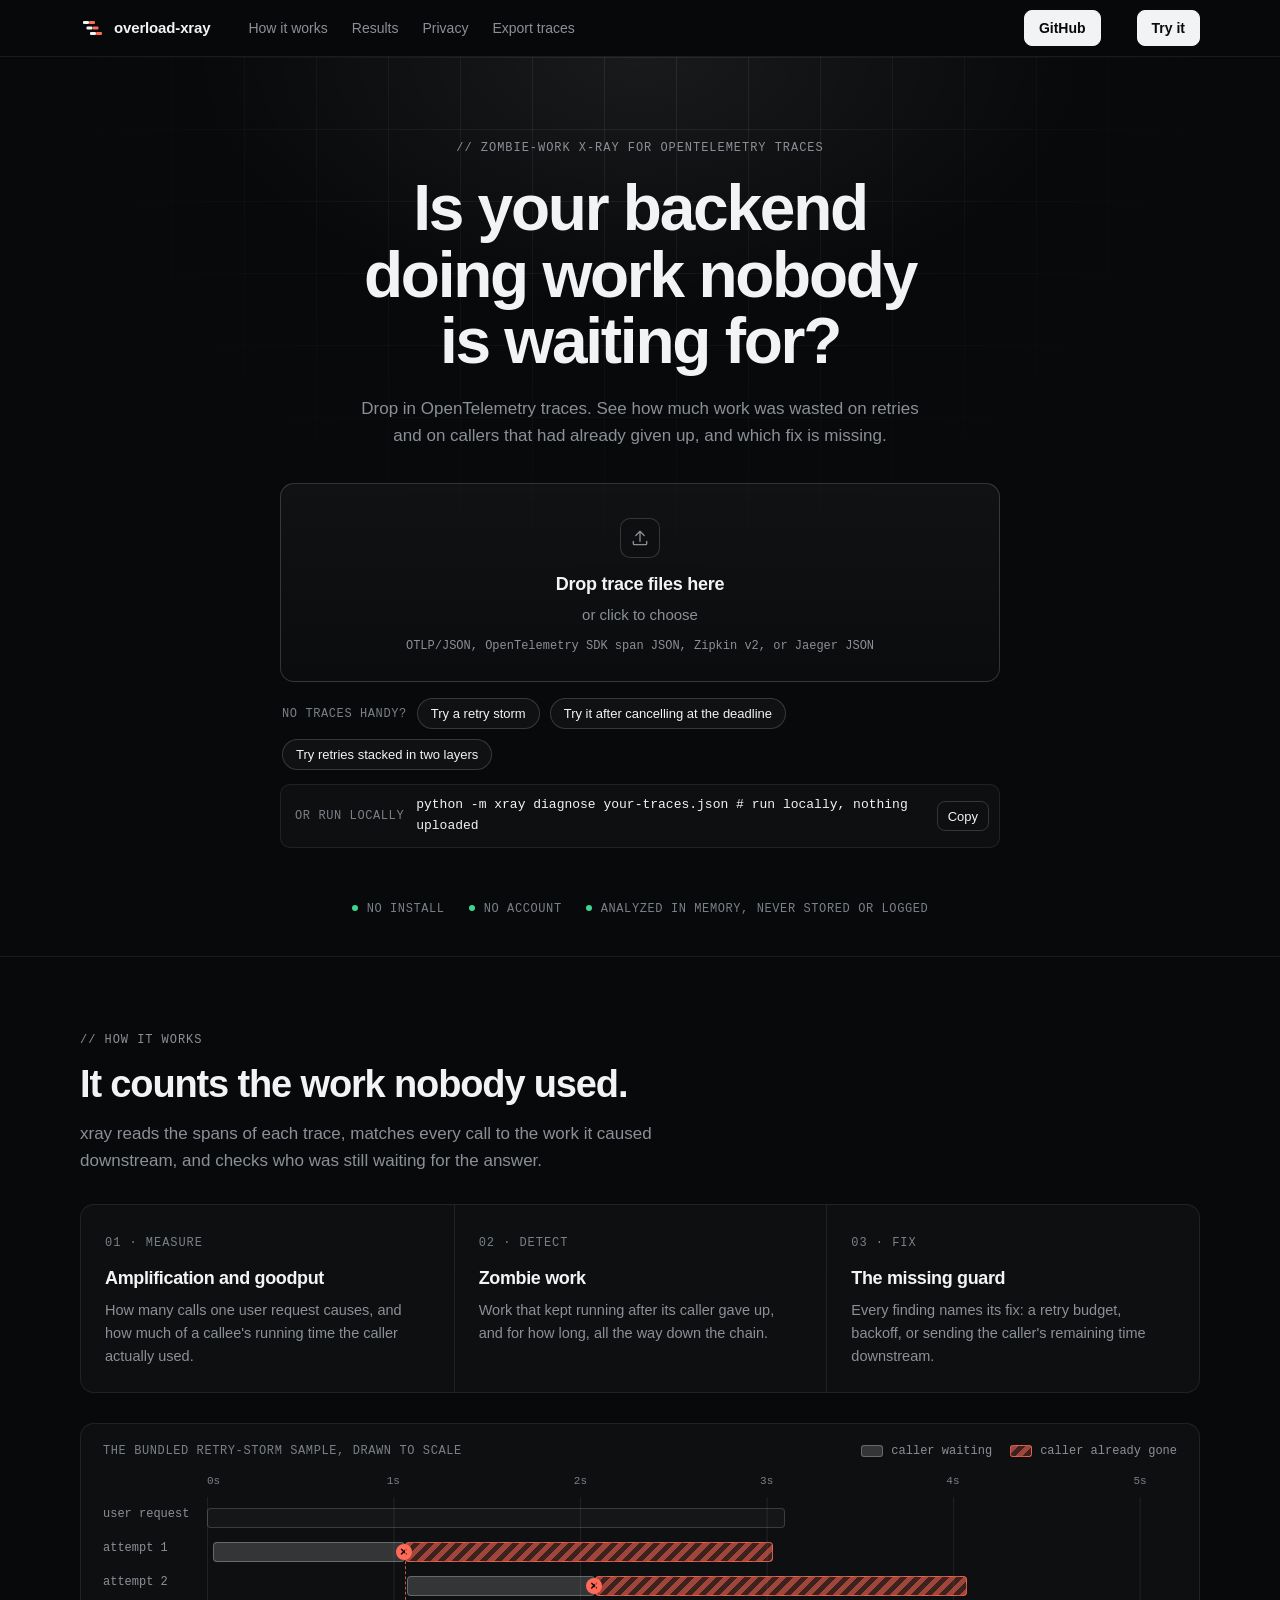
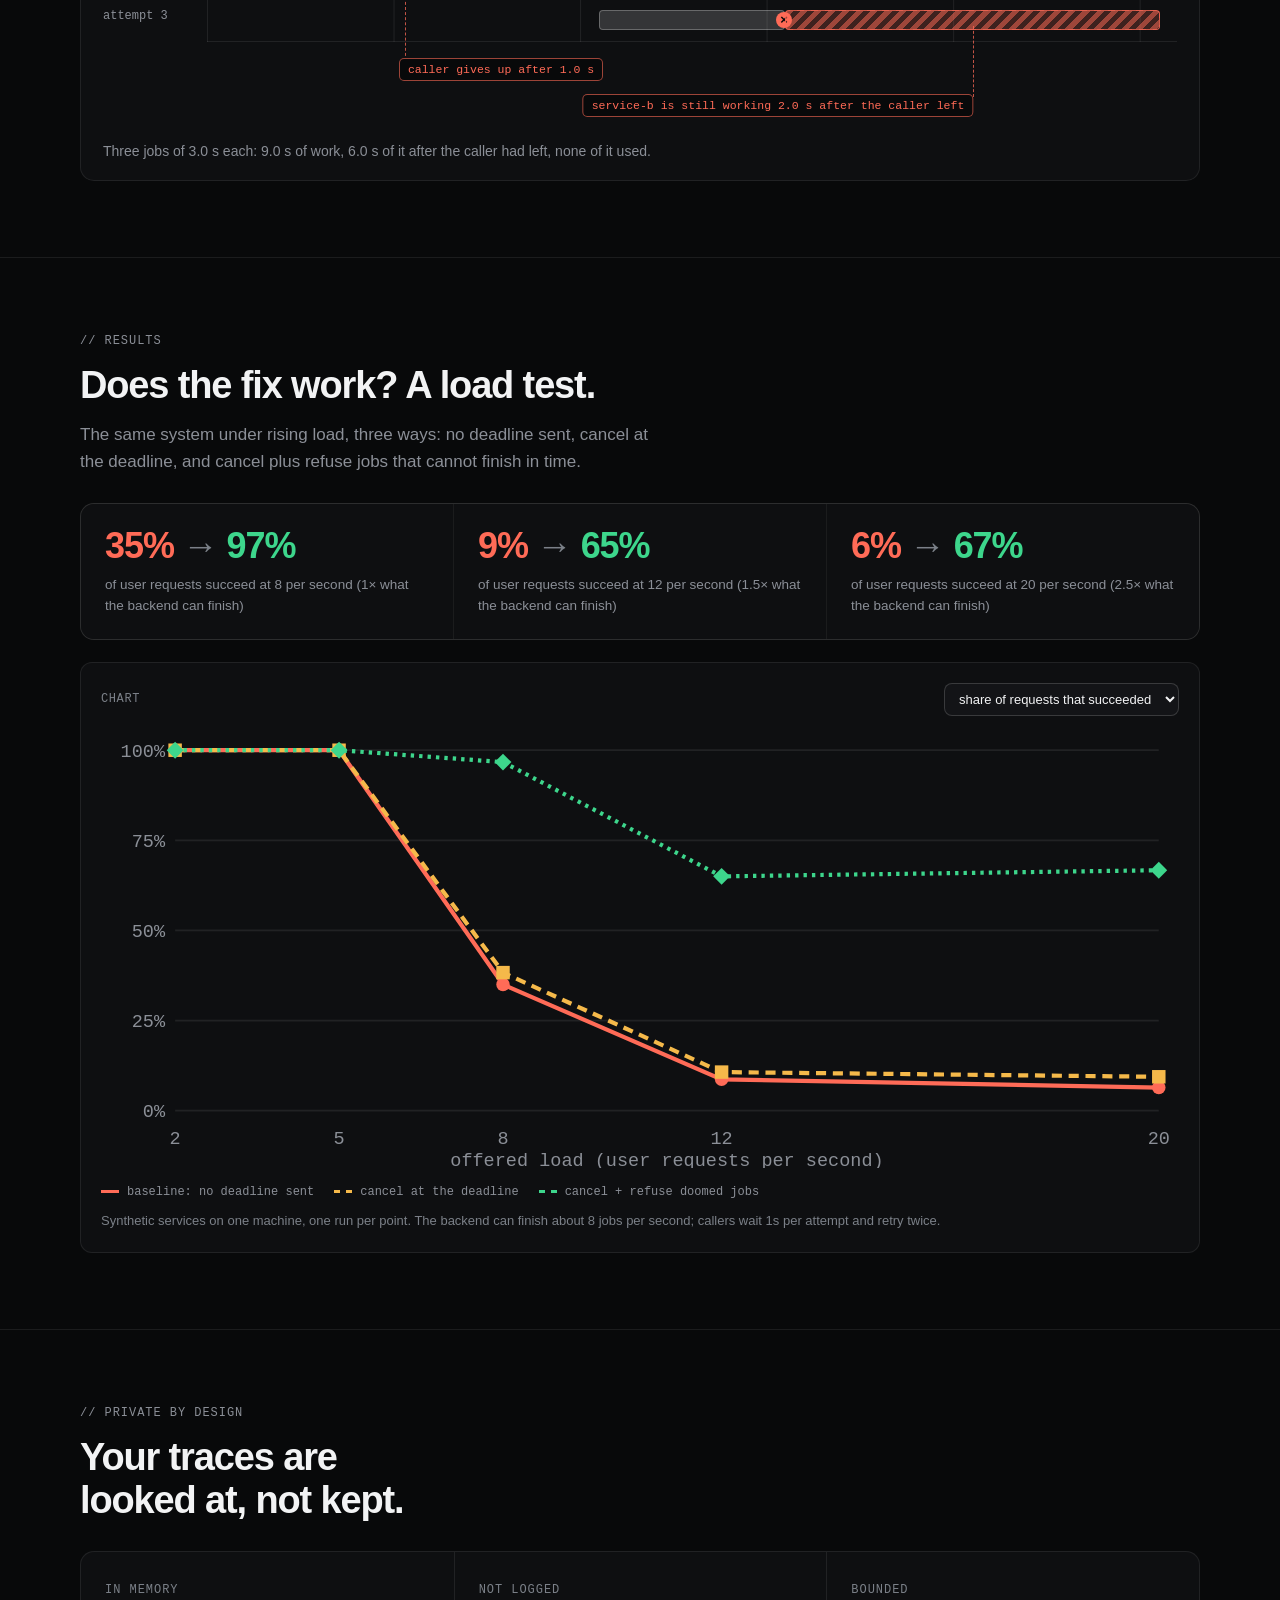
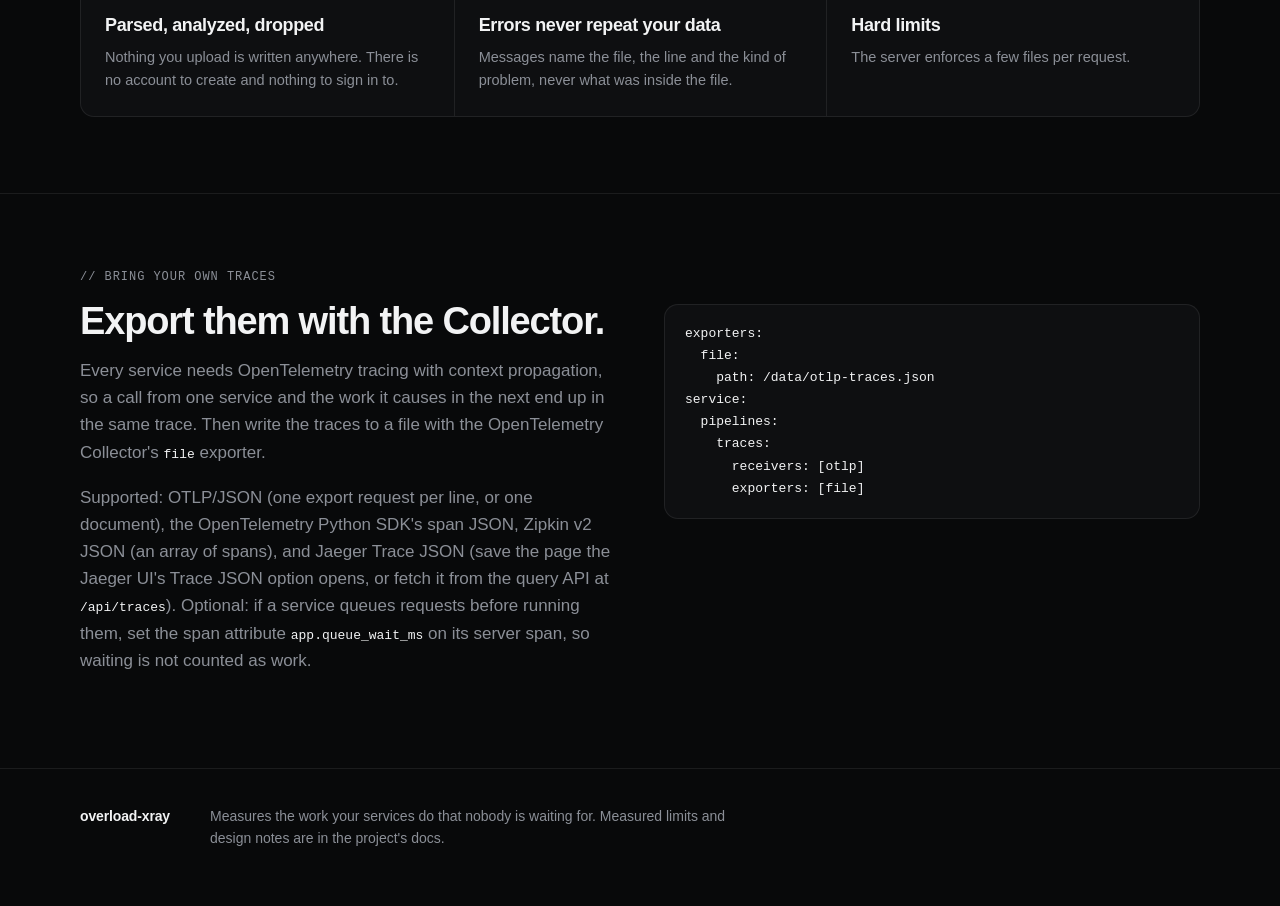
<file: docs/index.html>
<!doctype html>
<html lang="en">
<head>
<meta charset="utf-8">
<meta name="viewport" content="width=device-width, initial-scale=1">
<meta name="color-scheme" content="dark">
<meta name="theme-color" content="#08090a">
<title>overload-xray</title>
<meta name="description" content="Drop in your OpenTelemetry traces and see how much of your backend's work was wasted on callers that had already given up, and which fix is missing.">
<meta property="og:type" content="website">
<meta property="og:title" content="overload-xray: is your backend doing work nobody is waiting for?">
<meta property="og:description" content="Drop in OpenTelemetry traces and see the work wasted on retries and on callers that had already given up. No install, no account, nothing stored.">
<meta name="twitter:card" content="summary">
<link rel="icon" href="data:image/svg+xml,%3Csvg xmlns='http://www.w3.org/2000/svg' viewBox='0 0 24 24'%3E%3Crect width='24' height='24' rx='6' fill='%230e0f11'/%3E%3Cg%3E%3Crect x='3' y='5' width='6' height='3' rx='1' fill='%23f2f3f4'/%3E%3Crect x='9' y='5' width='6' height='3' rx='1' fill='%23ff6b57'/%3E%3Crect x='6.5' y='10.5' width='6' height='3' rx='1' fill='%23f2f3f4'/%3E%3Crect x='12.5' y='10.5' width='6' height='3' rx='1' fill='%23ff6b57'/%3E%3Crect x='10' y='16' width='6' height='3' rx='1' fill='%23f2f3f4'/%3E%3Crect x='16' y='16' width='6' height='3' rx='1' fill='%23ff6b57'/%3E%3C/g%3E%3C/svg%3E">
<link rel="stylesheet" href="app.css">
<script src="app.js" defer></script>
</head>
<body>
<a class="skip" href="#try">Skip to the tool</a>

<header class="nav">
  <div class="wrap">
    <a class="brand" href="index.html" aria-label="overload-xray, home">
      <svg class="mark" viewBox="0 0 24 24" aria-hidden="true">
        <rect class="a" x="3" y="5" width="6" height="3" rx="1"/><rect class="b" x="9" y="5" width="6" height="3" rx="1"/>
        <rect class="a" x="6.5" y="10.5" width="6" height="3" rx="1"/><rect class="b" x="12.5" y="10.5" width="6" height="3" rx="1"/>
        <rect class="a" x="10" y="16" width="6" height="3" rx="1"/><rect class="b" x="16" y="16" width="6" height="3" rx="1"/>
      </svg>
      <span>overload-xray</span>
    </a>
    <nav aria-label="Sections">
      <a href="#how">How it works</a>
      <a href="#evidence">Results</a>
      <a href="#privacy">Privacy</a>
      <a href="#export">Export traces</a>
    </nav>
    <a class="btn btn-solid" href="https://github.com/rkb32/overload-xray" rel="noopener">GitHub</a>
    <a class="btn btn-solid" href="#try">Try it</a>
  </div>
</header>

<main>
  <section class="hero">
    <div class="wrap">
      <p class="eyebrow">// zombie-work x-ray for OpenTelemetry traces</p>
      <h1>Is your backend doing work nobody is waiting for?</h1>
      <p class="lede">Drop in OpenTelemetry traces. See how much work was wasted on retries and on callers that had already given up, and which fix is missing.</p>

      <div class="try" id="try">
        <label class="drop" id="drop" for="file">
          <input id="file" type="file" multiple accept=".json,.jsonl,.ndjson,.txt,application/json">
          <span class="drop-ico" aria-hidden="true">
            <svg viewBox="0 0 24 24" width="20" height="20" fill="none" stroke="currentColor" stroke-width="1.6" stroke-linecap="round" stroke-linejoin="round"><path d="M12 16V4m0 0L7 9m5-5 5 5"/><path d="M4 16v3a1 1 0 0 0 1 1h14a1 1 0 0 0 1-1v-3"/></svg>
          </span>
          <strong>Drop trace files here</strong>
          <span>or click to choose</span>
          <span class="hint">OTLP/JSON, OpenTelemetry SDK span JSON, Zipkin v2, or Jaeger JSON<span id="limit-hint"></span></span>
        </label>

        <div class="try-row">
          <span class="mono-label">No traces handy?</span>
          <button type="button" class="pill" data-sample="retry-storm">Try a retry storm</button>
          <button type="button" class="pill" data-sample="after-fix">Try it after cancelling at the deadline</button>
          <button type="button" class="pill" data-sample="layered-retries">Try retries stacked in two layers</button>
        </div>

        <div class="cmd" role="group" aria-label="Analyze from the command line">
          <span class="mono-label">or run locally</span>
          <code id="curl-cmd">curl --data-binary @traces.json &lt;this site&gt;/api/analyze</code>
          <button type="button" class="btn btn-small" id="copy-curl">Copy</button>
        </div>
      </div>

      <p id="status" role="status" aria-live="polite"></p>
      <ul class="facts">
        <li>No install</li>
        <li>No account</li>
        <li>Analyzed in memory, never stored or logged</li>
      </ul>
    </div>
  </section>

  <div class="wrap">
    <section id="report" hidden aria-labelledby="report-title"></section>
  </div>

  <section class="band" id="how" aria-labelledby="how-title">
    <div class="wrap">
      <p class="eyebrow">// how it works</p>
      <h2 id="how-title">It counts the work nobody used.</h2>
      <p class="lede">xray reads the spans of each trace, matches every call to the work it caused downstream, and checks who was still waiting for the answer.</p>

      <div class="steps">
        <article>
          <span class="n">01 · MEASURE</span>
          <h3>Amplification and goodput</h3>
          <p>How many calls one user request causes, and how much of a callee's running time the caller actually used.</p>
        </article>
        <article>
          <span class="n">02 · DETECT</span>
          <h3>Zombie work</h3>
          <p>Work that kept running after its caller gave up, and for how long, all the way down the chain.</p>
        </article>
        <article>
          <span class="n">03 · FIX</span>
          <h3>The missing guard</h3>
          <p>Every finding names its fix: a retry budget, backoff, or sending the caller's remaining time downstream.</p>
        </article>
      </div>

      <figure class="fig">
        <div class="fig-top">
          <span class="mono-label">The bundled retry-storm sample, drawn to scale</span>
          <span class="key" aria-hidden="true">
            <span><i class="sw wait"></i>caller waiting</span>
            <span><i class="sw zombie"></i>caller already gone</span>
          </span>
        </div>
        <div class="chart" role="img" aria-label="Timeline of the bundled retry-storm sample. Service A calls service B three times and gives up after about one second each time. Each of service B's three jobs runs for three seconds, so about two seconds of every job happen after the caller left: six seconds of work nobody used.">
          <div class="labels" aria-hidden="true">
            <span>user request</span><span>attempt 1</span><span>attempt 2</span><span>attempt 3</span>
          </div>
          <div class="plot" aria-hidden="true">
            <div class="axis">
              <span style="left:0%">0s</span><span style="left:19.2%">1s</span><span style="left:38.5%">2s</span>
              <span style="left:57.7%">3s</span><span style="left:76.9%">4s</span><span style="left:96.2%">5s</span>
            </div>
            <div class="rows">
              <b class="lead" style="left:20.4%;top:59px"></b>
              <b class="lead long" style="left:79%;top:129px"></b>
              <div class="row"><i class="seg user" style="--from:0%;--len:59.6%"></i></div>
              <div class="row"><i class="seg wait" style="--from:0.6%;--len:19.8%"></i><i class="seg zombie" style="--from:20.4%;--len:38%"></i></div>
              <div class="row"><i class="seg wait" style="--from:20.6%;--len:19.4%"></i><i class="seg zombie" style="--from:40%;--len:38.4%"></i></div>
              <div class="row"><i class="seg wait" style="--from:40.4%;--len:19.2%"></i><i class="seg zombie" style="--from:59.6%;--len:38.6%"></i></div>
            </div>
            <div class="tags">
              <span class="tag" style="left:20.4%">caller gives up after 1.0 s</span>
              <span class="tag tag-end" style="left:79%">service-b is still working 2.0 s after the caller left</span>
            </div>
          </div>
        </div>
        <figcaption>Three jobs of 3.0 s each: 9.0 s of work, 6.0 s of it after the caller had left, none of it used.</figcaption>
      </figure>
    </div>
  </section>

  <section class="band" id="evidence" hidden aria-labelledby="evidence-title">
    <div class="wrap">
      <p class="eyebrow">// results</p>
      <h2 id="evidence-title">Does the fix work? A load test.</h2>
      <p class="lede">The same system under rising load, three ways: no deadline sent, cancel at the deadline, and cancel plus refuse jobs that cannot finish in time.</p>
      <div class="tiles" id="proof"></div>
      <div class="panel pad">
        <div class="panel-top">
          <span class="mono-label">Chart</span>
          <select id="metric" aria-label="chart metric">
            <option value="success_share">share of requests that succeeded</option>
            <option value="ok_per_s">successes per second</option>
          </select>
        </div>
        <div id="chart" role="img" aria-label="Load test results for three versions of the same system"></div>
        <div class="legend" id="legend"></div>
        <p class="note" id="chart-note"></p>
      </div>
    </div>
  </section>

  <section class="band" id="privacy" aria-labelledby="privacy-title">
    <div class="wrap">
      <p class="eyebrow">// private by design</p>
      <h2 id="privacy-title">Your traces are looked at, not kept.</h2>
      <div class="steps">
        <article>
          <span class="n">IN MEMORY</span>
          <h3>Parsed, analyzed, dropped</h3>
          <p>Nothing you upload is written anywhere. There is no account to create and nothing to sign in to.</p>
        </article>
        <article>
          <span class="n">NOT LOGGED</span>
          <h3>Errors never repeat your data</h3>
          <p>Messages name the file, the line and the kind of problem, never what was inside the file.</p>
        </article>
        <article>
          <span class="n">BOUNDED</span>
          <h3>Hard limits</h3>
          <p>The server enforces <span id="limit-footer">a few files per request</span>.</p>
        </article>
      </div>
    </div>
  </section>

  <section class="band" id="export" aria-labelledby="export-title">
    <div class="wrap split">
      <div>
        <p class="eyebrow">// bring your own traces</p>
        <h2 id="export-title">Export them with the Collector.</h2>
        <p class="lede">Every service needs OpenTelemetry tracing with context propagation, so a call from one service and the work it causes in the next end up in the same trace. Then write the traces to a file with the OpenTelemetry Collector's <code>file</code> exporter.</p>
        <p class="lede">Supported: OTLP/JSON (one export request per line, or one document), the OpenTelemetry Python SDK's span JSON, Zipkin v2 JSON (an array of spans), and Jaeger Trace JSON (save the page the Jaeger UI's Trace JSON option opens, or fetch it from the query API at <code>/api/traces</code>). Optional: if a service queues requests before running them, set the span attribute <code>app.queue_wait_ms</code> on its server span, so waiting is not counted as work.</p>
      </div>
      <pre><code>exporters:
  file:
    path: /data/otlp-traces.json
service:
  pipelines:
    traces:
      receivers: [otlp]
      exporters: [file]</code></pre>
    </div>
  </section>

  <section id="runs-section" class="band" hidden aria-labelledby="runs-title">
    <div class="wrap">
      <p class="eyebrow">// saved runs</p>
      <h2 id="runs-title">Runs saved by the CLI</h2>
      <div class="panel" id="runs"></div>
    </div>
  </section>
</main>

<footer>
  <div class="wrap foot">
    <span class="brand-sm">overload-xray</span>
    <p>Measures the work your services do that nobody is waiting for. Measured limits and design notes are in the project's docs.</p>
  </div>
</footer>
</body>
</html>
</file>
<file: docs/app.css>
/* One dark theme, on purpose: a hairline grid, mono labels and a single red for "wasted" give it a point of view.
   System fonts only: the content-security policy allows no external fonts. */
:root {
  color-scheme: dark;
  --bg: #08090a; --panel: #0e0f11; --panel-2: #131417;
  --ink: #f2f3f4; --muted: #8b8f97; --faint: #7b8088;
  --line: rgba(255, 255, 255, 0.08); --line-strong: rgba(255, 255, 255, 0.16);
  --bad: #ff6b57; --mid: #f5b94a; --good: #3dd68c; --accent: #f2f3f4; --focus: #f2f3f4;
  --mono: ui-monospace, "SF Mono", "Cascadia Code", "JetBrains Mono", Menlo, Consolas, monospace;
  --sans: ui-sans-serif, -apple-system, BlinkMacSystemFont, "Segoe UI Variable Display", "Segoe UI", Inter, Roboto, "Helvetica Neue", Arial, sans-serif;
}
* { box-sizing: border-box; }
[hidden] { display: none !important; }
html { scroll-behavior: smooth; }
body { margin: 0; background: var(--bg); color: var(--ink); font: 15px/1.6 var(--sans); -webkit-font-smoothing: antialiased; }
.wrap { width: min(1120px, 100% - 48px); margin-inline: auto; }
a { color: inherit; }
code, pre { font-family: var(--mono); font-size: 13px; }
code { color: var(--ink); }
:focus-visible, .drop:focus-within { outline: 2px solid var(--focus); outline-offset: 3px; }
[tabindex="-1"]:focus { outline: none; }
section[id], h2[id] { scroll-margin-top: 72px; }
.skip { position: absolute; left: 12px; top: -48px; z-index: 20; background: var(--ink); color: var(--bg); padding: 8px 12px; border-radius: 8px; }
.skip:focus { top: 8px; }

/* ---------- type ---------- */
.eyebrow, .mono-label {
  font: 500 12px/1.2 var(--mono); letter-spacing: 0.08em; text-transform: uppercase; color: var(--muted); margin: 0;
}
.mono-label { color: var(--faint); letter-spacing: 0.05em; }
h1 { font-size: clamp(36px, 6.2vw, 64px); line-height: 1.04; letter-spacing: -0.035em; font-weight: 650; margin: 20px auto 20px; max-width: 18ch; text-wrap: balance; }
h2 { font-size: clamp(26px, 3.4vw, 38px); line-height: 1.12; letter-spacing: -0.03em; font-weight: 650; margin: 16px 0 14px; max-width: 26ch; text-wrap: balance; }
h3 { font: 500 12px/1.2 var(--mono); letter-spacing: 0.08em; text-transform: uppercase; color: var(--faint); margin: 30px 0 10px; }
.lede { color: var(--muted); font-size: 17px; max-width: 62ch; margin: 0 0 18px; }
.note { color: var(--faint); font-size: 13px; margin: 12px 0 0; }

/* ---------- nav ---------- */
.nav { position: sticky; top: 0; z-index: 10; background: rgba(8, 9, 10, 0.8); backdrop-filter: saturate(140%) blur(14px); border-bottom: 1px solid var(--line); }
.nav .wrap { display: flex; align-items: center; gap: 28px; height: 56px; }
.brand { display: inline-flex; align-items: center; gap: 10px; font-weight: 600; letter-spacing: -0.01em; text-decoration: none; }
.mark { width: 24px; height: 24px; }
.mark .a { fill: var(--ink); } .mark .b { fill: var(--bad); }
.nav nav { display: flex; gap: 24px; margin-left: 10px; }
.nav nav a { color: var(--muted); text-decoration: none; font-size: 14px; transition: color 0.15s; }
.nav nav a:hover { color: var(--ink); }
.nav .btn { margin-left: auto; }
.nav .btn + .btn { margin-left: 8px; }

/* ---------- buttons ---------- */
.btn, .pill {
  font: 500 14px/1 var(--sans); color: var(--ink); background: transparent; border: 1px solid var(--line-strong);
  cursor: pointer; text-decoration: none; transition: background 0.15s, border-color 0.15s;
}
.btn { display: inline-flex; align-items: center; justify-content: center; height: 36px; padding: 0 14px; border-radius: 8px; }
.btn:hover, .pill:hover { background: rgba(255, 255, 255, 0.07); border-color: rgba(255, 255, 255, 0.3); }
.btn-solid { background: var(--ink); color: var(--bg); border-color: var(--ink); font-weight: 600; }
.btn-solid:hover { background: #fff; border-color: #fff; }
.btn-small { height: 30px; padding: 0 10px; font-size: 13px; }
.pill { padding: 8px 13px; border-radius: 999px; font-size: 13px; background: rgba(255, 255, 255, 0.035); }

/* ---------- hero ---------- */
.hero { position: relative; isolation: isolate; text-align: center; padding: 84px 0 40px; }
.hero::before {
  content: ""; position: absolute; inset: 0; z-index: -1;
  background-image: linear-gradient(to right, var(--line) 1px, transparent 1px), linear-gradient(to bottom, var(--line) 1px, transparent 1px);
  background-size: 72px 72px; background-position: center top;
  -webkit-mask-image: radial-gradient(ellipse 65% 85% at 50% 0%, #000 0%, transparent 72%);
  mask-image: radial-gradient(ellipse 65% 85% at 50% 0%, #000 0%, transparent 72%);
}
.hero::after {
  content: ""; position: absolute; inset: 0; z-index: -1; pointer-events: none;
  background: radial-gradient(ellipse 50% 40% at 50% 0%, rgba(255, 255, 255, 0.07), transparent 70%);
}
.hero .lede { margin-inline: auto; }

.try { width: min(720px, 100%); margin: 34px auto 0; text-align: left; }
.drop {
  position: relative; display: flex; flex-direction: column; align-items: center; gap: 4px; text-align: center; cursor: pointer;
  padding: 34px 20px 28px; border: 1px solid var(--line-strong); border-radius: 14px;
  background: linear-gradient(180deg, rgba(255, 255, 255, 0.04), rgba(255, 255, 255, 0.015));
  transition: border-color 0.15s, background 0.15s, box-shadow 0.15s;
}
.drop:hover, .drop:focus-within { border-color: rgba(255, 255, 255, 0.34); }
.drop.over { border-color: var(--ink); background: rgba(255, 255, 255, 0.06); box-shadow: 0 0 0 4px rgba(255, 255, 255, 0.07); }
.drop input { position: absolute; width: 1px; height: 1px; opacity: 0; }
.drop-ico { display: grid; place-items: center; width: 40px; height: 40px; border-radius: 10px; border: 1px solid var(--line-strong); background: var(--panel); color: var(--ink); margin-bottom: 8px; }
.drop strong { font-size: 18px; letter-spacing: -0.015em; }
.drop > span { color: var(--muted); }
.hint { font: 12px var(--mono); color: var(--faint); margin-top: 8px; }
.try-row { display: flex; flex-wrap: wrap; align-items: center; gap: 10px; margin: 16px 2px 0; }
.cmd { display: flex; align-items: center; gap: 12px; margin-top: 14px; padding: 10px 10px 10px 14px; border: 1px solid var(--line); border-radius: 10px; background: var(--panel); }
/* Wraps rather than scrolls: a longer address (the real domain) must never hide the end of the command. */
.cmd code { flex: 1; min-width: 0; overflow-wrap: anywhere; }
#status { min-height: 1.7em; margin: 18px 0 0; color: var(--muted); font: 13px var(--mono); }
.error { color: var(--bad); font-weight: 600; }
.facts { display: flex; flex-wrap: wrap; justify-content: center; gap: 8px 24px; list-style: none; padding: 0; margin: 14px 0 0; font: 500 12px var(--mono); letter-spacing: 0.05em; text-transform: uppercase; color: var(--faint); }
.facts li::before { content: ""; display: inline-block; width: 6px; height: 6px; border-radius: 50%; background: var(--good); margin-right: 9px; vertical-align: 1px; }

/* ---------- sections ---------- */
.band { padding: 76px 0; border-top: 1px solid var(--line); }
.steps { display: grid; grid-template-columns: repeat(3, 1fr); border: 1px solid var(--line); border-radius: 14px; overflow: hidden; background: var(--panel); margin-top: 30px; }
.steps article { padding: 24px; border-left: 1px solid var(--line); }
.steps article:first-child { border-left: 0; }
.steps .n { font: 500 12px var(--mono); letter-spacing: 0.08em; color: var(--faint); }
.steps h3 { font: 600 18px/1.3 var(--sans); letter-spacing: -0.02em; text-transform: none; color: var(--ink); margin: 14px 0 8px; }
.steps p { margin: 0; color: var(--muted); font-size: 14.5px; }
.split { display: grid; grid-template-columns: 1fr 1fr; gap: 48px; align-items: start; }
.split pre { margin: 34px 0 0; padding: 18px 20px; background: var(--panel); border: 1px solid var(--line); border-radius: 14px; overflow-x: auto; line-height: 1.7; }

/* ---------- the figure: the sample trace, drawn to scale ---------- */
.fig { margin: 30px 0 0; border: 1px solid var(--line); border-radius: 14px; background: var(--panel); padding: 20px 22px 18px; }
.fig-top { display: flex; justify-content: space-between; align-items: center; gap: 8px 20px; flex-wrap: wrap; margin-bottom: 16px; }
.key { display: flex; gap: 18px; font: 12px var(--mono); color: var(--muted); }
.key span { display: inline-flex; align-items: center; gap: 8px; }
.sw { display: inline-block; width: 22px; height: 12px; border-radius: 3px; }
.chart { display: grid; grid-template-columns: 104px 1fr; }
.labels { display: grid; grid-auto-rows: 34px; padding-top: 22px; font: 12px var(--mono); color: var(--muted); }
.labels span { display: flex; align-items: center; }
.plot { position: relative; min-width: 0; }
.axis { position: relative; height: 22px; font: 11px var(--mono); color: var(--faint); }
.axis span { position: absolute; top: 0; transform: translateX(-50%); }
.axis span:first-child { transform: none; }
.rows { position: relative; background-image: linear-gradient(to right, var(--line) 1px, transparent 1px); background-size: calc(100% / 5.2) 100%; border-bottom: 1px solid var(--line); }
.row { position: relative; height: 34px; }
.seg { position: absolute; z-index: 1; top: 7px; height: 20px; left: var(--from); width: var(--len); border-radius: 4px; }
.seg.user { border: 1px solid var(--line-strong); background: rgba(255, 255, 255, 0.03); }
.seg.wait, .sw.wait { background: rgba(255, 255, 255, 0.16); border: 1px solid rgba(255, 255, 255, 0.26); }
.seg.zombie, .sw.zombie {
  background: repeating-linear-gradient(135deg, rgba(255, 107, 87, 0.6) 0 5px, rgba(255, 107, 87, 0.2) 5px 10px);
  border: 1px solid rgba(255, 107, 87, 0.75);
}
.seg.wait::after { content: "×"; position: absolute; right: -8px; top: 50%; width: 16px; height: 16px; margin-top: -8px; border-radius: 50%; background: var(--bad); color: var(--bg); font: 700 13px/15px var(--sans); text-align: center; }
.lead { position: absolute; z-index: 0; bottom: -20px; border-left: 1px dashed rgba(255, 107, 87, 0.75); }
.lead.long { bottom: -56px; }
/* Two rows, so the callouts cannot run into each other however narrow the plot gets. */
.tags { position: relative; height: 92px; }
.tag { position: absolute; top: 16px; margin-left: -6px; white-space: nowrap; font: 500 11.5px var(--mono); color: var(--bad); border: 1px solid rgba(255, 107, 87, 0.6); background: var(--bg); padding: 4px 8px; border-radius: 5px; }
.tag-end { top: 52px; margin-left: 0; transform: translateX(-100%); }
figcaption { margin-top: 6px; color: var(--muted); font-size: 14px; }

/* ---------- the report ---------- */
#report { margin: 8px 0 48px; padding: 28px; border: 1px solid var(--line); border-radius: 16px; background: var(--panel); }
.headline { font-size: clamp(22px, 3vw, 30px); line-height: 1.2; letter-spacing: -0.025em; margin: 14px 0 0; max-width: 40ch; }
.cards { display: grid; grid-template-columns: repeat(auto-fit, minmax(200px, 1fr)); gap: 1px; background: var(--line); border: 1px solid var(--line); border-radius: 12px; overflow: hidden; margin: 24px 0 4px; }
.card { background: var(--bg); padding: 18px 20px; }
.card .num { font-size: 34px; font-weight: 650; line-height: 1.1; letter-spacing: -0.03em; font-variant-numeric: tabular-nums; }
.card .num.bad { color: var(--bad); } .card .num.mid { color: var(--mid); } .card .num.good { color: var(--good); }
.card .what { color: var(--muted); font-size: 13px; margin-top: 6px; }
.finding { border: 1px solid var(--line); border-radius: 12px; padding: 16px 18px; margin: 12px 0; background: var(--panel-2); }
.finding.bad { border-color: rgba(255, 107, 87, 0.4); } .finding.good { border-color: rgba(61, 214, 140, 0.4); }
.finding p { margin: 8px 0 0; }
.chip { display: inline-block; font: 600 11px var(--mono); letter-spacing: 0.06em; text-transform: uppercase; padding: 3px 9px; border-radius: 999px; border: 1px solid currentColor; margin-right: 10px; color: var(--mid); }
.finding.bad .chip { color: var(--bad); } .finding.good .chip { color: var(--good); }
.notes { color: var(--muted); padding-left: 18px; margin: 0; }
.actions { display: flex; flex-wrap: wrap; gap: 10px; margin: 26px 0 0; }

.panel { border: 1px solid var(--line); border-radius: 12px; background: var(--panel); overflow-x: auto; }
.panel.pad { padding: 20px; }
.panel-top { display: flex; justify-content: space-between; align-items: center; gap: 12px; margin-bottom: 14px; }
select { font: 13px var(--sans); color: var(--ink); background: var(--panel-2); border: 1px solid var(--line-strong); border-radius: 8px; padding: 7px 10px; cursor: pointer; }
table { border-collapse: collapse; width: 100%; font: 13px var(--mono); font-variant-numeric: tabular-nums; }
th, td { text-align: right; padding: 11px 14px; border-bottom: 1px solid var(--line); white-space: nowrap; }
tbody tr:last-child td { border-bottom: 0; }
th:first-child, td:first-child { text-align: left; }
th { font-weight: 500; font-size: 11px; letter-spacing: 0.06em; text-transform: uppercase; color: var(--faint); }
tr.run { cursor: pointer; } tr.run:hover { background: rgba(255, 255, 255, 0.04); }
.bar { display: inline-block; height: 8px; border-radius: 4px; vertical-align: middle; margin-right: 8px; min-width: 2px; }

/* ---------- the load test ---------- */
.tiles { display: grid; grid-template-columns: repeat(auto-fit, minmax(240px, 1fr)); gap: 1px; background: var(--line); border: 1px solid var(--line); border-radius: 14px; overflow: hidden; margin: 28px 0 22px; }
.tile { background: var(--panel); padding: 22px 24px; }
.tile .num { font-size: 36px; font-weight: 650; letter-spacing: -0.03em; font-variant-numeric: tabular-nums; line-height: 1.1; }
.tile .was { color: var(--bad); } .tile .arrow { color: var(--faint); font-weight: 400; } .tile .now { color: var(--good); }
.tile .what { color: var(--muted); font-size: 13.5px; margin-top: 8px; }
.legend { display: flex; gap: 20px; flex-wrap: wrap; margin-top: 10px; color: var(--muted); font: 12px var(--mono); }
.legend span::before { content: ""; display: inline-block; width: 18px; border-top: 3px solid var(--c); margin-right: 8px; vertical-align: middle; border-top-style: var(--s, solid); }
svg text { fill: var(--muted); font: 11px var(--mono); } svg .grid { stroke: var(--line); }

/* ---------- footer ---------- */
footer { border-top: 1px solid var(--line); padding: 36px 0 56px; color: var(--muted); font-size: 14px; }
.foot { display: flex; gap: 12px 40px; flex-wrap: wrap; align-items: baseline; }
.foot p { margin: 0; max-width: 70ch; }
.brand-sm { font-weight: 600; color: var(--ink); letter-spacing: -0.01em; }

/* ---------- small screens ---------- */
@media (max-width: 860px) {
  .nav nav { display: none; }
  .steps { grid-template-columns: 1fr; }
  .steps article { border-left: 0; border-top: 1px solid var(--line); }
  .steps article:first-child { border-top: 0; }
  .split { grid-template-columns: 1fr; gap: 0; }
  .split pre { margin-top: 8px; }
  .tags { display: none; }
  .lead { display: none; }
  .chart { grid-template-columns: 76px 1fr; }
  .fig { padding: 16px 14px 14px; }
}
@media (max-width: 560px) {
  .hero { padding: 52px 0 28px; }
  .band { padding: 52px 0; }
  .wrap { width: min(1120px, 100% - 32px); }
  #report { padding: 18px 16px; }
  .cmd { flex-wrap: wrap; }
  /* phone width: run names wrap, and the least useful column and the bars make room for the numbers */
  .runs-table > tbody > tr > :nth-child(2) { display: none; }
  .runs-table .bar { display: none; }
  .runs-table > tbody > tr.run > td:first-child { white-space: normal; min-width: 120px; }
  th, td { padding: 9px 6px; font-size: 12px; }
}
@media (prefers-reduced-motion: reduce) { * { scroll-behavior: auto !important; transition: none !important; } }

/* ---------- the retry map (part of the report) ---------- */
.sub { color: var(--muted); margin: 0 0 8px; max-width: 70ch; }
.retrymap { margin-top: 6px; }
.rows { padding: 4px 0; }
.rrow { display: grid; grid-template-columns: minmax(150px, 1.5fr) 122px minmax(150px, 1.4fr) 170px auto; gap: 8px 16px; align-items: center; padding: 12px 16px; border-bottom: 1px solid var(--line); font-size: 13.5px; }
.rrow:last-child { border-bottom: 0; }
.rname { font: 13px var(--mono); overflow-wrap: anywhere; }
.rper { font: 600 13px var(--mono); font-variant-numeric: tabular-nums; white-space: nowrap; }
.share { display: flex; align-items: center; gap: 10px; }
.track { position: relative; flex: 1; height: 8px; border-radius: 4px; background: rgba(255, 255, 255, 0.08); }
.fill { position: absolute; inset: 0 auto 0 0; border-radius: 4px; }
.fill.over { background: var(--bad); } .fill.ok { background: var(--good); }
.tick { position: absolute; top: -4px; bottom: -4px; width: 1px; background: var(--ink); opacity: 0.75; }
.pctlabel { font: 600 13px var(--mono); min-width: 3.4ch; text-align: right; font-variant-numeric: tabular-nums; }
.routcome { color: var(--muted); font-size: 12.5px; }
.rtags { display: flex; gap: 6px; flex-wrap: wrap; justify-content: flex-end; }
.mark-pill { font: 500 11px var(--mono); letter-spacing: 0.04em; text-transform: uppercase; padding: 2px 8px; border-radius: 999px; border: 1px solid var(--line-strong); color: var(--muted); }
.mark-pill.warn { color: var(--mid); border-color: rgba(245, 185, 74, 0.5); }
.stack { margin-top: 16px; padding: 18px; border: 1px solid var(--line); border-radius: 12px; background: var(--panel-2); }
.flow { display: flex; flex-wrap: wrap; align-items: center; gap: 8px; }
.node { font: 600 13px var(--mono); padding: 8px 12px; border: 1px solid var(--line-strong); border-radius: 8px; background: var(--bg); }
.hop { display: inline-flex; align-items: center; gap: 6px; color: var(--bad); font: 700 13px var(--mono); }
.hop::before, .hop::after { content: ""; width: 14px; border-top: 1px dashed var(--bad); }
.stack p { margin: 12px 0 0; }
.writes { margin-top: 16px; padding: 14px 18px; border: 1px solid rgba(245, 185, 74, 0.4); border-radius: 12px; }
.writes ul { margin: 8px 0 0; padding-left: 18px; color: var(--muted); }
.saves { margin: 16px 0 0; padding: 12px 16px; border-left: 2px solid var(--good); background: rgba(61, 214, 140, 0.06); border-radius: 0 8px 8px 0; }
@media (max-width: 760px) {
  .rrow { grid-template-columns: 1fr auto; }
  .rname, .share, .routcome, .rtags { grid-column: 1 / -1; }
  .rtags { justify-content: flex-start; }
}
</file>
